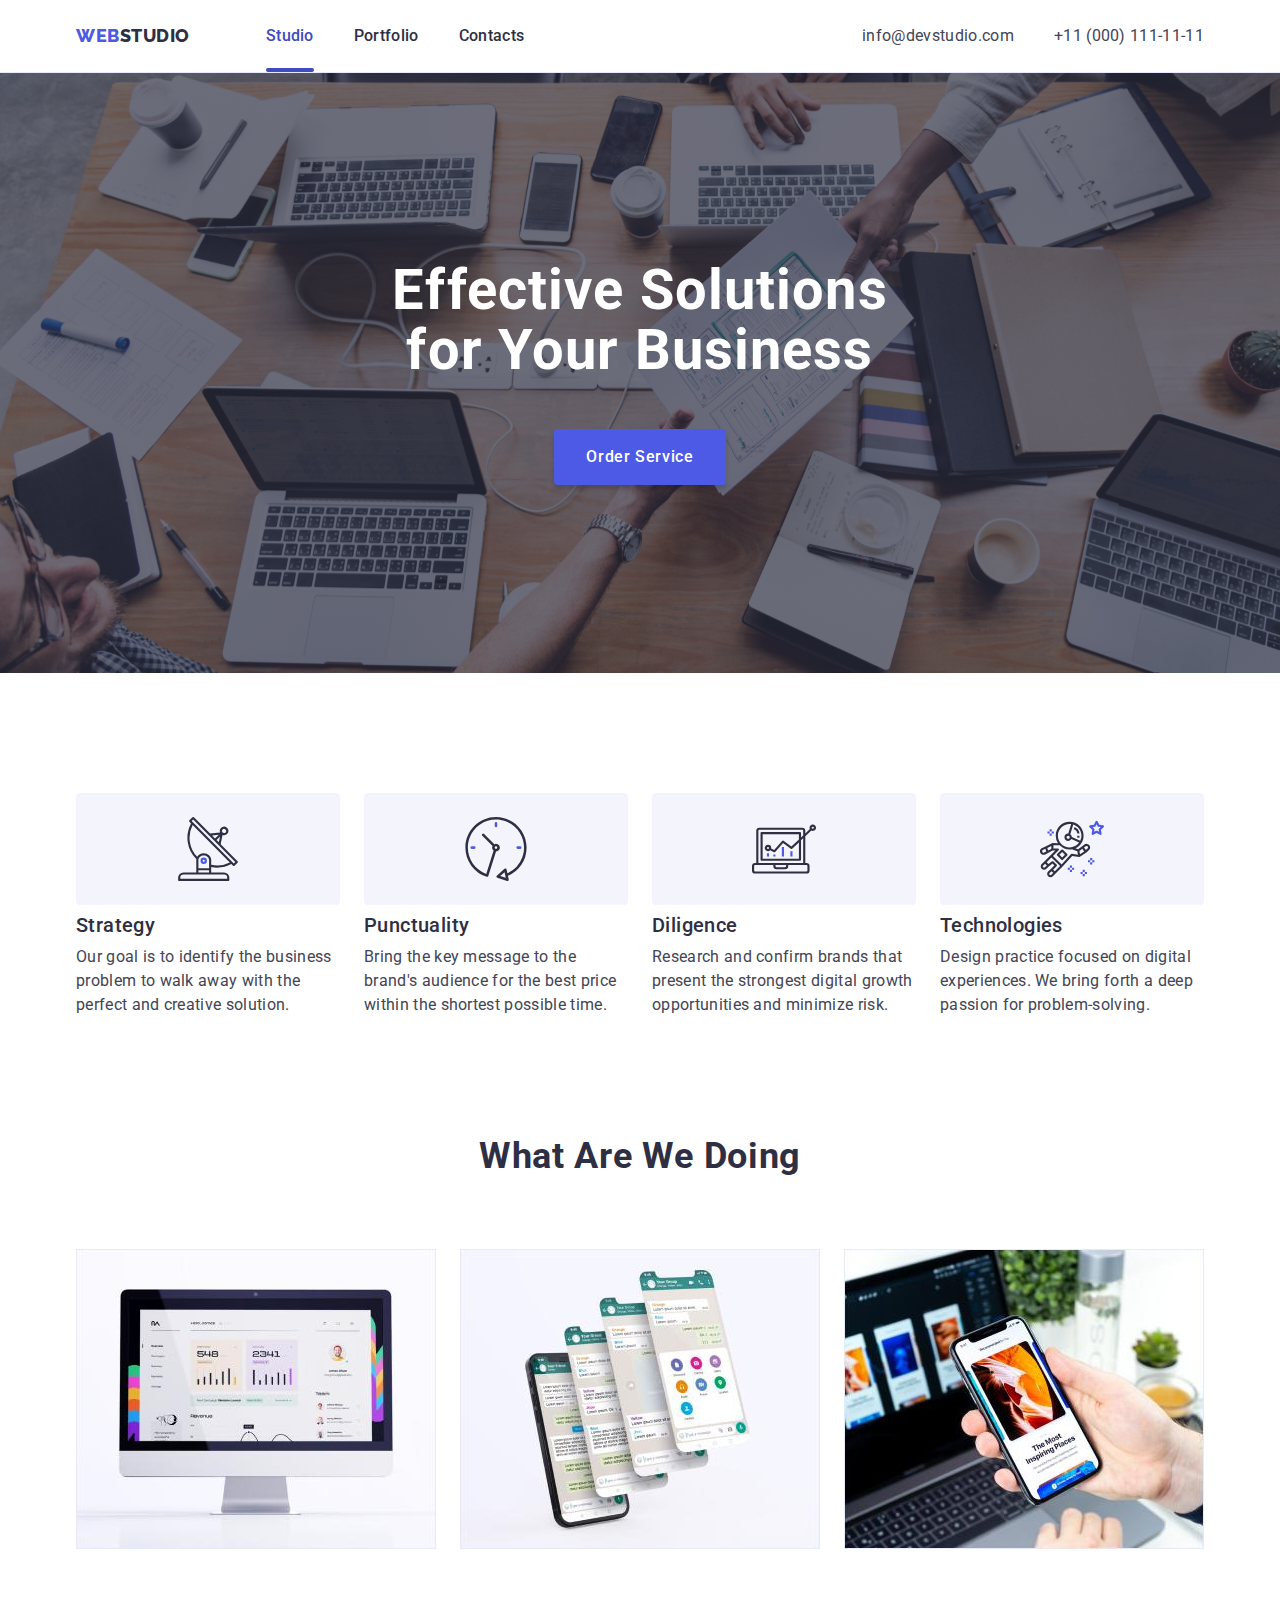
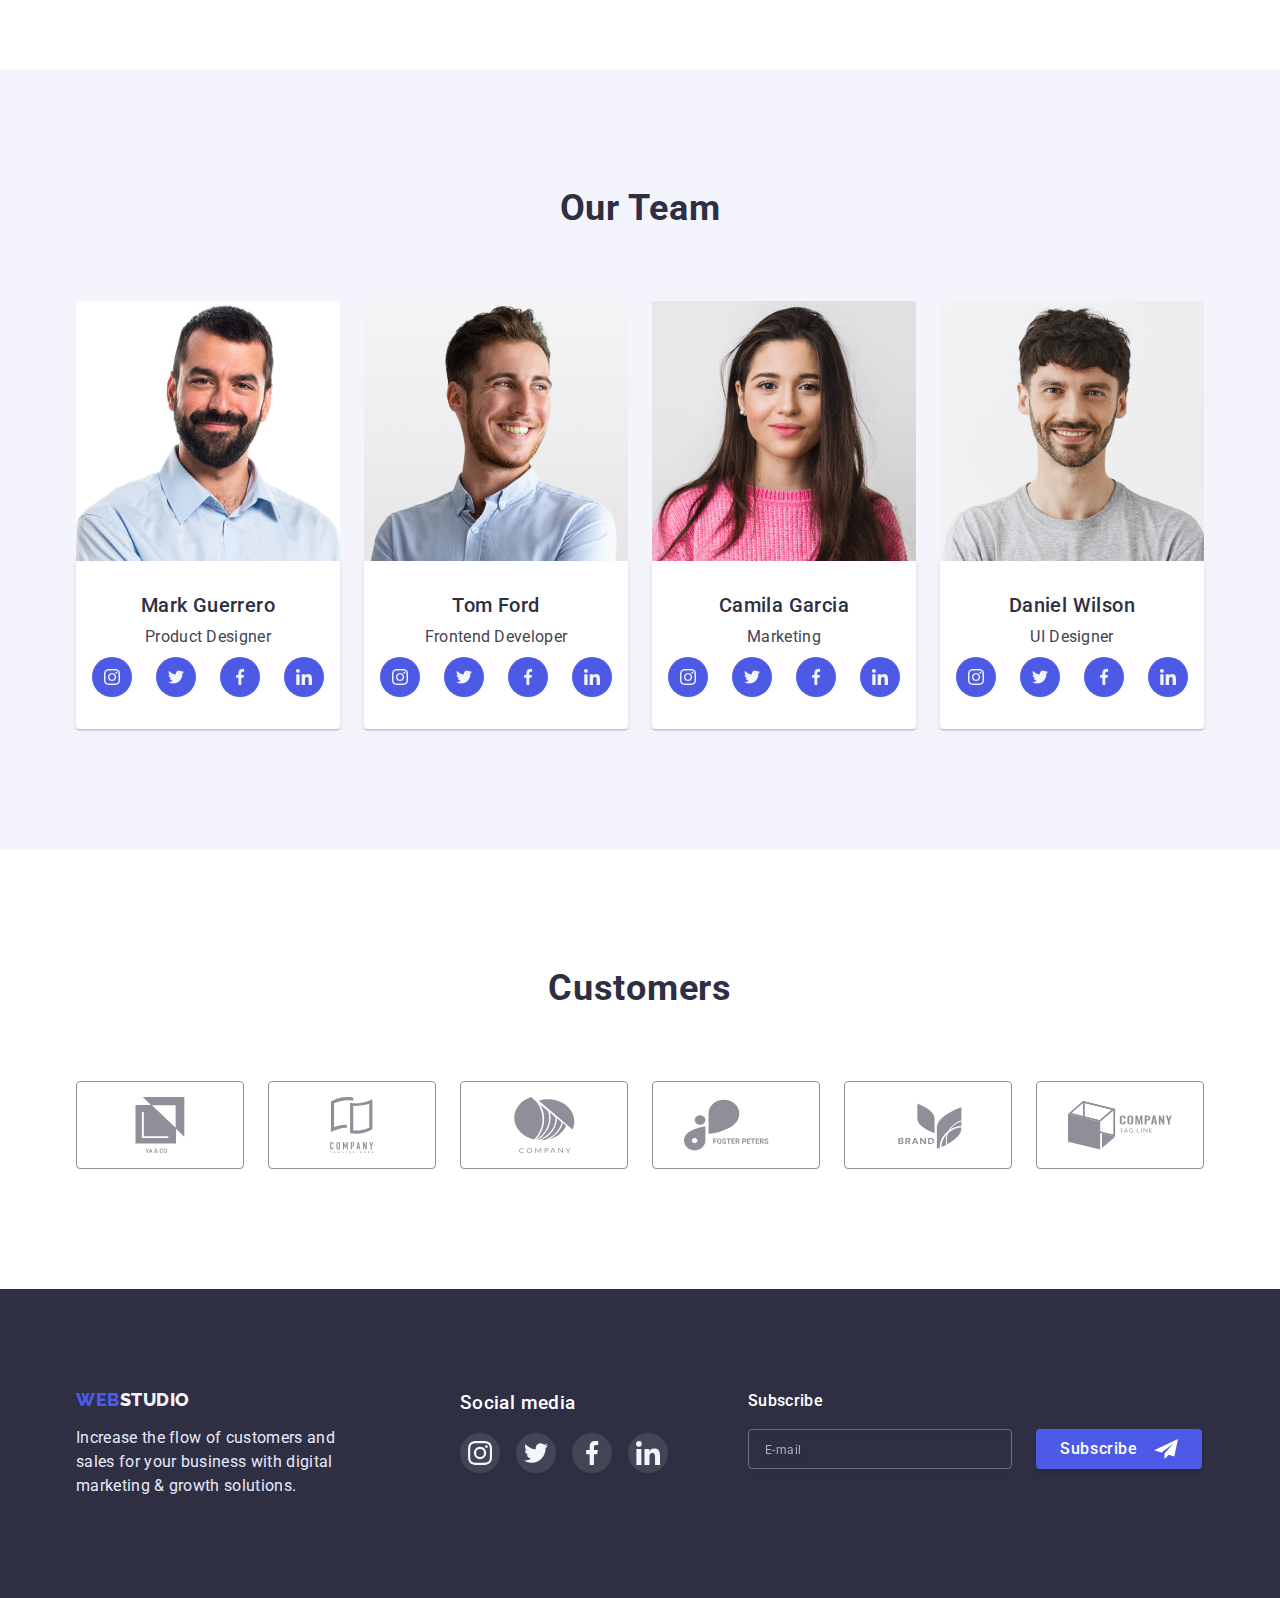
<file: index.html>
<!DOCTYPE html>
<html lang="en">
  <head>
    <meta charset="UTF-8" />
    <meta http-equiv="X-UA-Compatible" content="IE=edge" />
    <meta name="viewport" content="width=device-width, initial-scale=1.0" />
    <title>WebStudio</title>
    <link rel="preconnect" href="https://fonts.googleapis.com" />
    <link rel="preconnect" href="https://fonts.gstatic.com" crossorigin />
    <link
      href="https://fonts.googleapis.com/css2?family=Raleway:wght@800&family=Roboto:wght@400;500;700;900&display=swap"
      rel="stylesheet"
    />
    <link
      rel="stylesheet"
      href="https://cdn.jsdelivr.net/npm/modern-normalize@1.1.0/modern-normalize.min.css"
    />
    <link rel="stylesheet" href="./css/styles.css" />
  </head>
  <body>
    <!--HEADER-->
    <header class="page-header">
      <div class="container page-header-container">
        <nav class="page-nav">
          <a class="logo-link-header link" href="./index.html"
            ><span class="part-logo">Web</span>Studio</a
          >
          <ul class="menu list">
            <li class="menu-item">
              <a class="menu-link current link" href="./index.html">Studio</a>
            </li>
            <li class="menu-item">
              <a class="menu-link link" href="./portfolio.html">Portfolio</a>
            </li>
            <li class="menu-item">
              <a class="menu-link link" href="">Contacts</a>
            </li>
          </ul>
        </nav>
        <address>
          <ul class="contact-menu list">
            <li class="contact-item">
              <a class="contact-mail link" href="mailto:info@devstudio.com"
                >info@devstudio.com</a
              >
            </li>
            <li class="contact-item">
              <a class="contact-phone-number link" href="tel:+110001111111"
                >+11 (000) 111-11-11</a
              >
            </li>
          </ul>
        </address>
      </div>
    </header>
    <main>
      <!--HERO-->
      <section class="hero-section section">
        <div class="container">
          <h1 class="main-title">Effective Solutions for Your Business</h1>
          <button class="order-btn" type="button" data-modal-open>
            Order Service
          </button>
        </div>
      </section>
      <!--ADVANTAGES-->
      <section class="advanges-section">
        <div class="container">
          <h2 class="visually-hidden">Advantages</h2>
          <ul class="advantages-list list">
            <li class="advantages-item">
              <div class="advanges-section-images">
                <svg class="advanges-icon" width="64" height="64">
                  <use href="./images/sprite.svg#icon-antenna"></use>
                </svg>
              </div>
              <h3 class="section-subtitle">Strategy</h3>
              <p class="section-description">
                Our goal is to identify the business problem to walk away with
                the perfect and creative solution.
              </p>
            </li>
            <li class="advantages-item">
              <div class="advanges-section-images">
                <svg class="advanges-icon" width="64" height="64">
                  <use href="./images/sprite.svg#icon-clock"></use>
                </svg>
              </div>
              <h3 class="section-subtitle">Punctuality</h3>
              <p class="section-description">
                Bring the key message to the brand's audience for the best price
                within the shortest possible time.
              </p>
            </li>
            <li class="advantages-item">
              <div class="advanges-section-images">
                <svg class="advanges-icon" width="64" height="64">
                  <use href="./images/sprite.svg#icon-diagram"></use>
                </svg>
              </div>
              <h3 class="section-subtitle">Diligence</h3>
              <p class="section-description">
                Research and confirm brands that present the strongest digital
                growth opportunities and minimize risk.
              </p>
            </li>
            <li class="advantages-item">
              <div class="advanges-section-images">
                <svg class="advanges-icon" width="64" height="64">
                  <use href="./images/sprite.svg#icon-astronaut"></use>
                </svg>
              </div>
              <h3 class="section-subtitle">Technologies</h3>
              <p class="section-description">
                Design practice focused on digital experiences. We bring forth a
                deep passion for problem-solving.
              </p>
            </li>
          </ul>
        </div>
      </section>
      <!--OUR PROJECT-->
      <section class="project-section section">
        <div class="container">
          <h2 class="section-title">What are we doing</h2>
          <ul class="project-list list">
            <li class="project-item">
              <img
                src="./images/full-version-site.jpg"
                alt="Full version of the site"
                width="360"
                height="300"
              />
            </li>
            <li class="project-item">
              <img
                src="./images/mobile-version-site.jpg"
                alt="Mobile version of the site"
                width="360"
                height="300"
              />
            </li>
            <li class="project-item">
              <img
                src="./images/mobile-app.jpg"
                alt="Mobile application"
                width="360"
                height="300"
              />
            </li>
          </ul>
        </div>
      </section>
      <!--OUR TEAM-->
      <section class="team-section section">
        <div class="container">
          <h2 class="section-title">Our Team</h2>
          <ul class="workers-list list">
            <li class="about-worker-card">
              <img
                src="./images/mark-guerrero.jpg"
                alt="Worker Mark Guerrero"
                width="264"
                height="260"
              />
              <div class="worker-card-content-wrapper">
                <h3 class="section-subtitle-worker-card">Mark Guerrero</h3>
                <p class="section-description-worker-card">Product Designer</p>
                <ul class="social-list list">
                  <li class="social-list-item">
                    <a href="" class="social-list-link">
                      <svg class="social-list-icon" width="16" height="16">
                        <use href="./images/sprite.svg#icon-instagram"></use>
                      </svg>
                    </a>
                  </li>
                  <li class="social-list-item">
                    <a href="" class="social-list-link">
                      <svg class="social-list-icon" width="16" height="16">
                        <use href="./images/sprite.svg#icon-twitter"></use>
                      </svg>
                    </a>
                  </li>
                  <li class="social-list-item">
                    <a href="" class="social-list-link">
                      <svg class="social-list-icon" width="16" height="16">
                        <use href="./images/sprite.svg#icon-facebook"></use>
                      </svg>
                    </a>
                  </li>
                  <li class="social-list-item">
                    <a href="" class="social-list-link">
                      <svg class="social-list-icon" width="16" height="16">
                        <use href="./images/sprite.svg#icon-linkedin"></use>
                      </svg>
                    </a>
                  </li>
                </ul>
              </div>
            </li>
            <li class="about-worker-card">
              <img
                src="./images/tom-ford.jpg"
                alt="Worker Tom Ford"
                width="264"
                height="260"
              />
              <div class="worker-card-content-wrapper">
                <h3 class="section-subtitle-worker-card">Tom Ford</h3>
                <p class="section-description-worker-card">
                  Frontend Developer
                </p>
                <ul class="social-list list">
                  <li class="social-list-item">
                    <a href="" class="social-list-link">
                      <svg class="social-list-icon" width="16" height="16">
                        <use href="./images/sprite.svg#icon-instagram"></use>
                      </svg>
                    </a>
                  </li>
                  <li class="social-list-item">
                    <a href="" class="social-list-link">
                      <svg class="social-list-icon" width="16" height="16">
                        <use href="./images/sprite.svg#icon-twitter"></use>
                      </svg>
                    </a>
                  </li>
                  <li class="social-list-item">
                    <a href="" class="social-list-link">
                      <svg class="social-list-icon" width="16" height="16">
                        <use href="./images/sprite.svg#icon-facebook"></use>
                      </svg>
                    </a>
                  </li>
                  <li class="social-list-item">
                    <a href="" class="social-list-link">
                      <svg class="social-list-icon" width="16" height="16">
                        <use href="./images/sprite.svg#icon-linkedin"></use>
                      </svg>
                    </a>
                  </li>
                </ul>
              </div>
            </li>
            <li class="about-worker-card">
              <img
                src="./images/camila-garcia.jpg"
                alt="Worker Camila Garcia"
                width="264"
                height="260"
              />
              <div class="worker-card-content-wrapper">
                <h3 class="section-subtitle-worker-card">Camila Garcia</h3>
                <p class="section-description-worker-card">Marketing</p>
                <ul class="social-list list">
                  <li class="social-list-item">
                    <a href="" class="social-list-link">
                      <svg class="social-list-icon" width="16" height="16">
                        <use href="./images/sprite.svg#icon-instagram"></use>
                      </svg>
                    </a>
                  </li>
                  <li class="social-list-item">
                    <a href="" class="social-list-link">
                      <svg class="social-list-icon" width="16" height="16">
                        <use href="./images/sprite.svg#icon-twitter"></use>
                      </svg>
                    </a>
                  </li>
                  <li class="social-list-item">
                    <a href="" class="social-list-link">
                      <svg class="social-list-icon" width="16" height="16">
                        <use href="./images/sprite.svg#icon-facebook"></use>
                      </svg>
                    </a>
                  </li>
                  <li class="social-list-item">
                    <a href="" class="social-list-link">
                      <svg class="social-list-icon" width="16" height="16">
                        <use href="./images/sprite.svg#icon-linkedin"></use>
                      </svg>
                    </a>
                  </li>
                </ul>
              </div>
            </li>
            <li class="about-worker-card">
              <img
                src="./images/daniel-wilson.jpg"
                alt="Worker Daniel Wilson"
                width="264"
                height="260"
              />
              <div class="worker-card-content-wrapper">
                <h3 class="section-subtitle-worker-card">Daniel Wilson</h3>
                <p class="section-description-worker-card">UI Designer</p>
                <ul class="social-list list">
                  <li class="social-list-item">
                    <a href="" class="social-list-link">
                      <svg class="social-list-icon" width="16" height="16">
                        <use href="./images/sprite.svg#icon-instagram"></use>
                      </svg>
                    </a>
                  </li>
                  <li class="social-list-item">
                    <a href="" class="social-list-link">
                      <svg class="social-list-icon" width="16" height="16">
                        <use href="./images/sprite.svg#icon-twitter"></use>
                      </svg>
                    </a>
                  </li>
                  <li class="social-list-item">
                    <a href="" class="social-list-link">
                      <svg class="social-list-icon" width="16" height="16">
                        <use href="./images/sprite.svg#icon-facebook"></use>
                      </svg>
                    </a>
                  </li>
                  <li class="social-list-item">
                    <a href="" class="social-list-link">
                      <svg class="social-list-icon" width="16" height="16">
                        <use href="./images/sprite.svg#icon-linkedin"></use>
                      </svg>
                    </a>
                  </li>
                </ul>
              </div>
            </li>
          </ul>
        </div>
      </section>
      <!--CUSTOMERS-->
      <section class="customers-section section">
        <div class="container">
          <h2 class="section-title">Customers</h2>
          <ul class="customers-list list">
            <li class="customers-list-item">
              <a href="" class="customers-list-link">
                <svg class="customers-list-icon" width="104" height="56">
                  <use href="./images/sprite.svg#icon-logo-ya-co"></use>
                </svg>
              </a>
            </li>
            <li class="customers-list-item">
              <a href="" class="customers-list-link">
                <svg class="customers-list-icon" width="104" height="56">
                  <use
                    href="./images/sprite.svg#icon-logo-company-tag-line-here"
                  ></use>
                </svg>
              </a>
            </li>
            <li class="customers-list-item">
              <a href="" class="customers-list-link">
                <svg class="customers-list-icon" width="104" height="56">
                  <use href="./images/sprite.svg#icon-logo-company"></use>
                </svg>
              </a>
            </li>
            <li class="customers-list-item">
              <a href="" class="customers-list-link">
                <svg class="customers-list-icon" width="104" height="56">
                  <use href="./images/sprite.svg#icon-logo-foster-peters"></use>
                </svg>
              </a>
            </li>
            <li class="customers-list-item">
              <a href="" class="customers-list-link">
                <svg class="customers-list-icon" width="104" height="56">
                  <use href="./images/sprite.svg#icon-logo-brand"></use>
                </svg>
              </a>
            </li>
            <li class="customers-list-item">
              <a href="" class="customers-list-link">
                <svg class="customers-list-icon" width="104" height="56">
                  <use
                    href="./images/sprite.svg#icon-logo-company-tag-line"
                  ></use>
                </svg>
              </a>
            </li>
          </ul>
        </div>
      </section>
      <!--/CUSTOMERS-->
    </main>
    <!--FOOTER-->
    <footer class="page-footer">
      <div class="container-page-footer container">
        <div class="container-footer-description">
          <a class="logo-link-footer link" href="./index.html"
            ><span class="part-logo">Web</span>Studio
          </a>
          <p class="footer-description">
            Increase the flow of customers and sales for your business with
            digital marketing & growth solutions.
          </p>
        </div>
        <div class="container-social-media-list">
          <h3 class="title-container-social-list">Social media</h3>
          <ul class="social-media-list list">
            <li class="social-media-list-item">
              <a href="" class="social-media-list-link">
                <svg class="social-media-list-icon" width="24" height="24">
                  <use href="./images/sprite.svg#icon-instagram"></use>
                </svg>
              </a>
            </li>
            <li class="social-media-list-item">
              <a href="" class="social-media-list-link">
                <svg class="social-media-list-icon" width="24" height="24">
                  <use href="./images/sprite.svg#icon-twitter"></use>
                </svg>
              </a>
            </li>
            <li class="social-media-list-item">
              <a href="" class="social-media-list-link">
                <svg class="social-media-list-icon" width="24" height="24">
                  <use href="./images/sprite.svg#icon-facebook"></use>
                </svg>
              </a>
            </li>
            <li class="social-media-list-item">
              <a href="" class="social-media-list-link">
                <svg class="social-media-list-icon" width="24" height="24">
                  <use href="./images/sprite.svg#icon-linkedin"></use>
                </svg>
              </a>
            </li>
          </ul>
        </div>
        <div class="container-form-subscribe">
          <p class="user-subscribe">Subscribe</p>
          <form class="subscribe-form">
            <input
              type="email"
              placeholder="E-mail"
              name="user-email"
              class="subscribe-form-input"
              required
              pattern="[^([a-z0-9_-]+\.)*[a-z0-9_-]+@[a-z0-9_-]+(\.[a-z0-9_-]+)*\.[a-z]{2,6}$]"
              title="user@mail.com"
            />
            <button type="submit" class="subscribe-form-submit">
              Subscribe
              <span class="subscribe-icon-wrapper">
                <svg class="subscribe-form-submit-icon">
                  <use href="./images/sprite.svg#icon-frame"></use>
                </svg>
              </span>
            </button>
          </form>
        </div>
      </div>
    </footer>
    <div class="backdrop is-hidden" data-modal>
      <div class="modal">
        <button type="button" class="modal-close-btn" data-modal-close>
          <svg class="modal-close-btn-icon" width="8" height="8">
            <use href="./images/sprite.svg#icon-close-modal"></use>
          </svg>
        </button>
        <p class="action-user">Leave your contacts and we will call you back</p>
        <form class="modal-form">
          <label class="modal-form-field">
            <span class="modal-form-input-description">Name</span>
            <span class="modal-form-input-wrapper">
              <input
                type="text"
                name="user-name"
                class="modal-form-input"
                required
                pattern="^[a-zA-Zа-яА-ЯіІїЇ]+$"
                minlength="2"
              />
              <svg class="modal-form-input-icon">
                <use href="./images/sprite.svg#icon-person"></use>
              </svg>
            </span>
          </label>
          <label class="modal-form-field">
            <span class="modal-form-input-description">Phone</span>
            <span class="modal-form-input-wrapper">
              <input
                type="tel"
                name="user-phone"
                class="modal-form-input"
                required
                pattern="[0-9]{3}-[0-9]{3}-[0-9]{2}-[0-9]{2}"
                title="xxx-xxx-xx-xx"
              />
              <svg class="modal-form-input-icon">
                <use href="./images/sprite.svg#icon-phone"></use>
              </svg>
            </span>
          </label>
          <label class="modal-form-field">
            <span class="modal-form-input-description">Email</span>
            <span class="modal-form-input-wrapper">
              <input
                type="email"
                name="user-email"
                class="modal-form-input"
                required
                pattern="[^([a-z0-9_-]+\.)*[a-z0-9_-]+@[a-z0-9_-]+(\.[a-z0-9_-]+)*\.[a-z]{2,6}$]"
                title="user@mail.com"
              />
              <svg class="modal-form-input-icon">
                <use href="./images/sprite.svg#icon-email"></use>
              </svg>
            </span>
          </label>
          <label class="modal-form-field">
            <span class="modal-form-input-description">Comment</span>
            <textarea
              name="user-comment"
              class="modal-form-comment"
              placeholder="Text input"
            ></textarea>
          </label>
          <input
            id="user-policy"
            type="checkbox"
            name="user-policy"
            class="modal-form-check visually-hidden"
          />

          <label for="user-policy" class="modal-form-check-description">
            I accept the terms and conditions of the&nbsp;
            <a href="" class="modal-form-check-description-policy"
              >Privacy Policy</a
            >
          </label>
          <button type="submit" class="modal-form-submit">Send</button>
        </form>
      </div>
    </div>
    <script src="./js/modal.js"></script>
  </body>
</html>
</file>
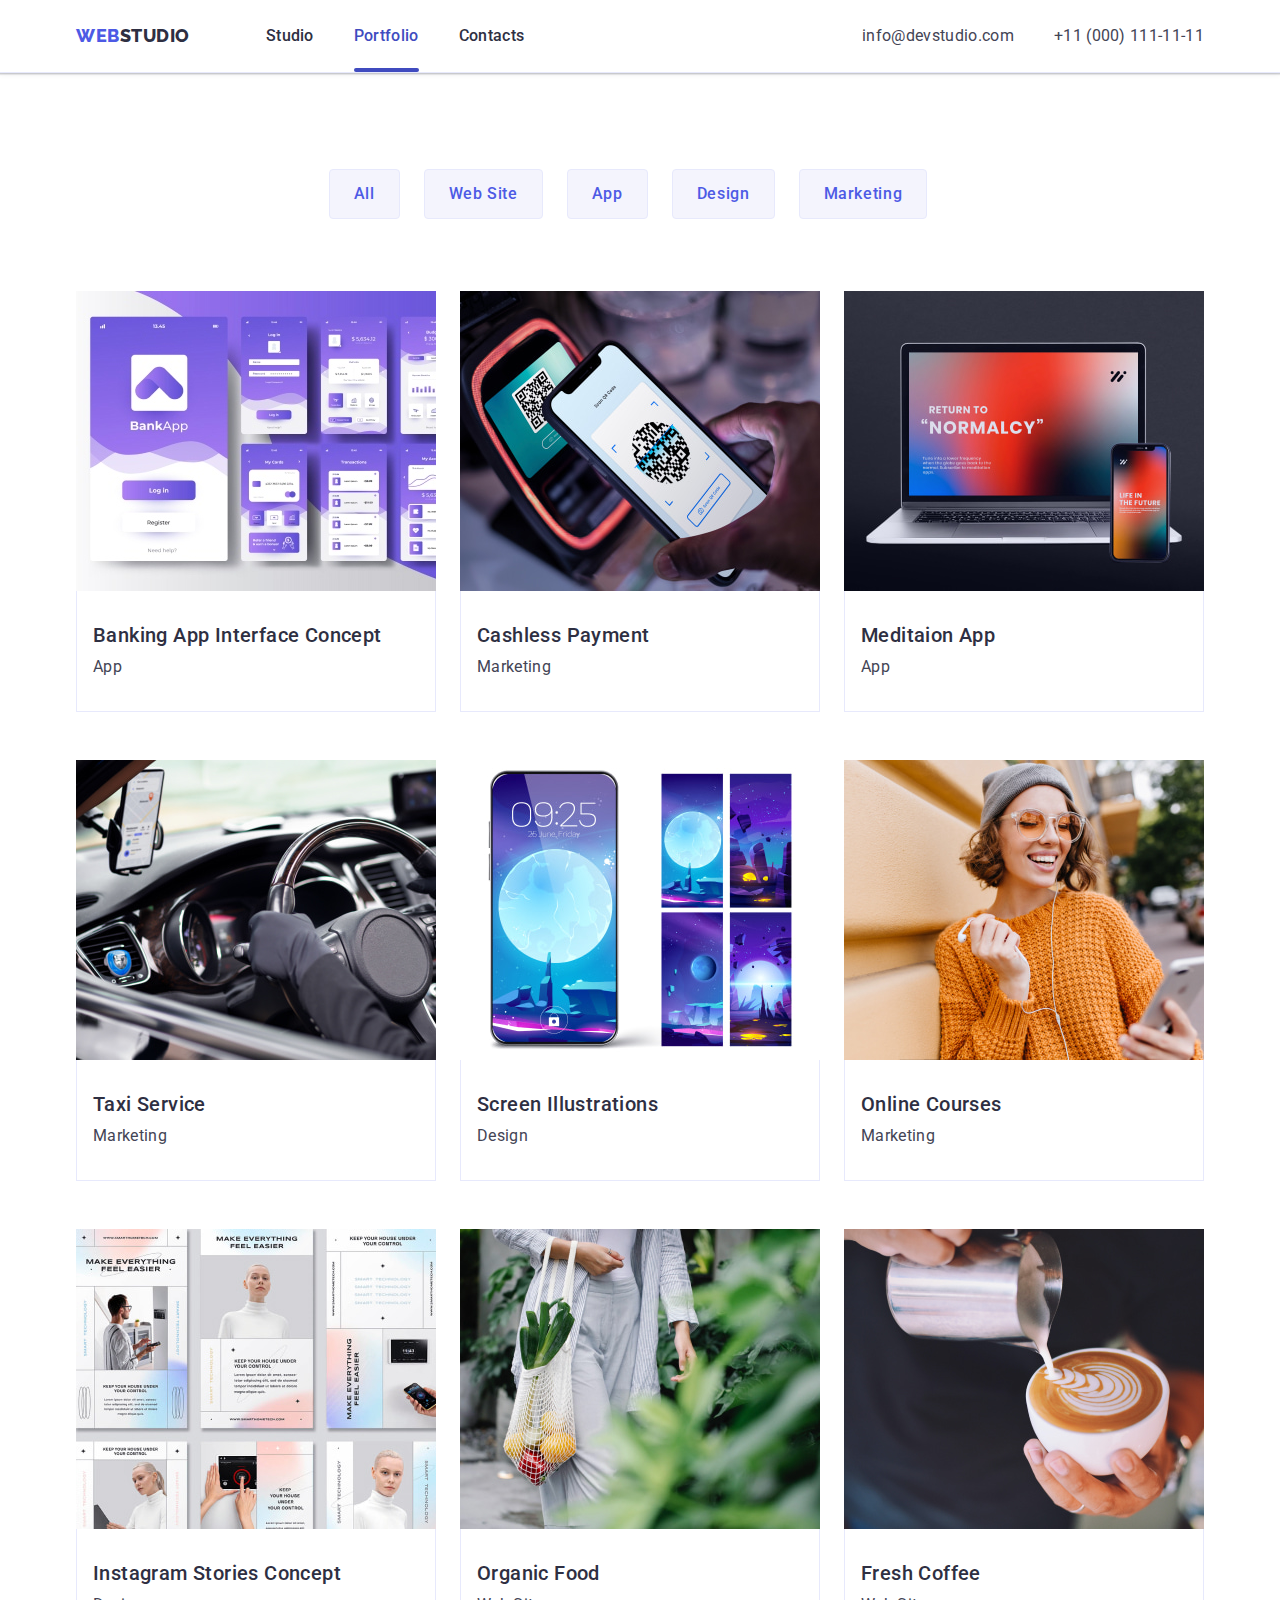
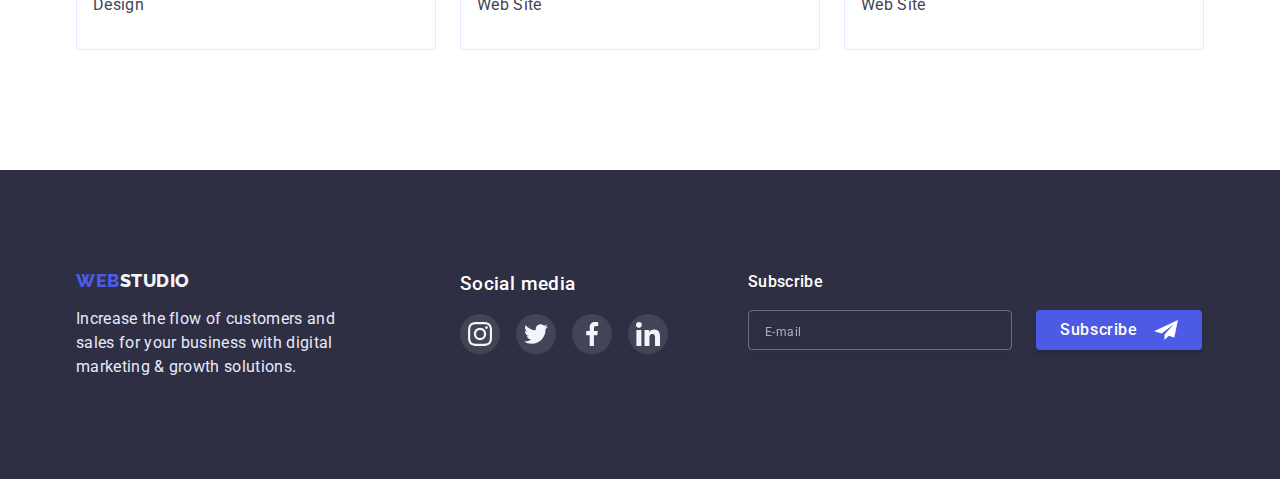
<file: portfolio.html>
<!DOCTYPE html>
<html lang="en">
  <head>
    <meta charset="UTF-8" />
    <meta http-equiv="X-UA-Compatible" content="IE=edge" />
    <meta name="viewport" content="width=device-width, initial-scale=1.0" />
    <title>Portfolio</title>
    <link rel="preconnect" href="https://fonts.googleapis.com" />
    <link rel="preconnect" href="https://fonts.gstatic.com" crossorigin />
    <link
      href="https://fonts.googleapis.com/css2?family=Raleway:wght@800&family=Roboto:wght@400;500;700;900&display=swap"
      rel="stylesheet"
    />
    <link
      rel="stylesheet"
      href="https://cdn.jsdelivr.net/npm/modern-normalize@1.1.0/modern-normalize.min.css"
    />
    <link rel="stylesheet" href="./css/styles.css" />
  </head>
  <body>
    <!--HEADER-->
    <header class="page-header">
      <div class="container page-header-container">
        <nav class="page-nav">
          <a class="logo-link-header link" href="./index.html"
            ><span class="part-logo">Web</span>Studio</a
          >
          <ul class="menu list">
            <li class="menu-item">
              <a class="menu-link link" href="./index.html">Studio</a>
            </li>
            <li class="menu-item">
              <a class="menu-link link current" href="./portfolio.html"
                >Portfolio</a
              >
            </li>
            <li class="menu-item">
              <a class="menu-link link" href="">Contacts</a>
            </li>
          </ul>
        </nav>
        <address>
          <ul class="contact-menu list">
            <li class="contact-item">
              <a class="contact-mail link" href="mailto:info@devstudio.com"
                >info@devstudio.com</a
              >
            </li>
            <li class="contact-item">
              <a class="contact-phone-number link" href="tel:+110001111111"
                >+11 (000) 111-11-11</a
              >
            </li>
          </ul>
        </address>
      </div>
    </header>
    <main>
      <!--HERO-->
      <section class="portfolio section">
        <div class="container">
          <h1 class="visually-hidden">Services</h1>
          <ul class="sort-buttons-list list">
            <li><button class="sort-item" type="button">All</button></li>
            <li><button class="sort-item" type="button">Web Site</button></li>
            <li><button class="sort-item" type="button">App</button></li>
            <li><button class="sort-item" type="button">Design</button></li>
            <li><button class="sort-item" type="button">Marketing</button></li>
          </ul>

          <ul class="services-list list">
            <li class="services-item">
              <a href="" class="services-list-link-wrapper link">
                <div class="services-list-img-wrapper">
                  <img
                    src="./images/banking-app-interface-concept.jpg"
                    alt="Banking App interface concept"
                    width="360"
                    height="300"
                  />
                  <p class="overlay">
                    14 Stylish and User-Friendly App Design Concepts · Task
                    Manager App · Calorie Tracker App · Exotic Fruit Ecommerce
                    App · Cloud Storage App
                  </p>
                </div>
                <div class="services-card-content">
                  <h2 class="section-subtitle">
                    Banking App Interface Concept
                  </h2>
                  <p class="section-description">App</p>
                </div>
              </a>
            </li>
            <li class="services-item">
              <a href="" class="services-list-link-wrapper link">
                <div class="services-list-img-wrapper">
                  <img
                    src="./images/cashless-payment.jpg"
                    alt="Cashless payment"
                    width="360"
                    height="300"
                  />
                  <p class="overlay">
                    14 Stylish and User-Friendly App Design Concepts · Task
                    Manager App · Calorie Tracker App · Exotic Fruit Ecommerce
                    App · Cloud Storage App
                  </p>
                </div>
                <div class="services-card-content">
                  <h2 class="section-subtitle">Cashless Payment</h2>
                  <p class="section-description">Marketing</p>
                </div>
              </a>
            </li>
            <li class="services-item">
              <a href="" class="services-list-link-wrapper link">
                <div class="services-list-img-wrapper">
                  <img
                    src="./images/meditation-app.jpg"
                    alt="Meditation App"
                    width="360"
                    height="300"
                  />
                  <p class="overlay">
                    14 Stylish and User-Friendly App Design Concepts · Task
                    Manager App · Calorie Tracker App · Exotic Fruit Ecommerce
                    App · Cloud Storage App
                  </p>
                </div>
                <div class="services-card-content">
                  <h2 class="section-subtitle">Meditaion App</h2>
                  <p class="section-description">App</p>
                </div>
              </a>
            </li>
            <li class="services-item">
              <a href="" class="services-list-link-wrapper link">
                <div class="services-list-img-wrapper">
                  <img
                    src="./images/taxi-service.jpg"
                    alt="Taxi service"
                    width="360"
                    height="300"
                  />
                  <p class="overlay">
                    14 Stylish and User-Friendly App Design Concepts · Task
                    Manager App · Calorie Tracker App · Exotic Fruit Ecommerce
                    App · Cloud Storage App
                  </p>
                </div>
                <div class="services-card-content">
                  <h2 class="section-subtitle">Taxi Service</h2>
                  <p class="section-description">Marketing</p>
                </div>
              </a>
            </li>
            <li class="services-item">
              <a href="" class="services-list-link-wrapper link">
                <div class="services-list-img-wrapper">
                  <img
                    src="./images/screen-illustrations.jpg"
                    alt="Screen illustrations"
                    width="360"
                    height="300"
                  />
                  <p class="overlay">
                    14 Stylish and User-Friendly App Design Concepts · Task
                    Manager App · Calorie Tracker App · Exotic Fruit Ecommerce
                    App · Cloud Storage App
                  </p>
                </div>
                <div class="services-card-content">
                  <h2 class="section-subtitle">Screen Illustrations</h2>
                  <p class="section-description">Design</p>
                </div>
              </a>
            </li>

            <li class="services-item">
              <a href="" class="services-list-link-wrapper link">
                <div class="services-list-img-wrapper">
                  <img
                    src="./images/online-courses.jpg"
                    alt="Online communication"
                    width="360"
                    height="300"
                  />
                  <p class="overlay">
                    14 Stylish and User-Friendly App Design Concepts · Task
                    Manager App · Calorie Tracker App · Exotic Fruit Ecommerce
                    App · Cloud Storage App
                  </p>
                </div>
                <div class="services-card-content">
                  <h2 class="section-subtitle">Online Courses</h2>
                  <p class="section-description">Marketing</p>
                </div>
              </a>
            </li>
            <li class="services-item">
              <a href="" class="services-list-link-wrapper link">
                <div class="services-list-img-wrapper">
                  <img
                    src="./images/insta-stories-concept.jpg"
                    alt="Instagram stories concept"
                    width="360"
                    height="300"
                  />
                  <p class="overlay">
                    14 Stylish and User-Friendly App Design Concepts · Task
                    Manager App · Calorie Tracker App · Exotic Fruit Ecommerce
                    App · Cloud Storage App
                  </p>
                </div>
                <div class="services-card-content">
                  <h2 class="section-subtitle">Instagram Stories Concept</h2>
                  <p class="section-description">Design</p>
                </div>
              </a>
            </li>
            <li class="services-item">
              <a href="" class="services-list-link-wrapper link">
                <div class="services-list-img-wrapper">
                  <img
                    src="./images/organic-food.jpg"
                    alt="Organic food"
                    width="360"
                    height="300"
                  />
                  <p class="overlay">
                    14 Stylish and User-Friendly App Design Concepts · Task
                    Manager App · Calorie Tracker App · Exotic Fruit Ecommerce
                    App · Cloud Storage App
                  </p>
                </div>
                <div class="services-card-content">
                  <h2 class="section-subtitle">Organic Food</h2>
                  <p class="section-description">Web Site</p>
                </div>
              </a>
            </li>
            <li class="services-item">
              <a href="" class="services-list-link-wrapper link">
                <div class="services-list-img-wrapper">
                  <img
                    src="./images/fresh-coffee.jpg"
                    alt="Coffee with milk"
                    width="360"
                    height="300"
                  />
                  <p class="overlay">
                    14 Stylish and User-Friendly App Design Concepts · Task
                    Manager App · Calorie Tracker App · Exotic Fruit Ecommerce
                    App · Cloud Storage App
                  </p>
                </div>
                <div class="services-card-content">
                  <h2 class="section-subtitle">Fresh Coffee</h2>
                  <p class="section-description">Web Site</p>
                </div>
              </a>
            </li>
          </ul>
        </div>
      </section>
    </main>
    <footer class="page-footer">
      <div class="container-page-footer container">
        <div class="container-footer-description">
          <a class="logo-link-footer link" href="./index.html"
            ><span class="part-logo">Web</span>Studio
          </a>
          <p class="footer-description">
            Increase the flow of customers and sales for your business with
            digital marketing & growth solutions.
          </p>
        </div>
        <div class="container-social-media-list">
          <h3 class="title-container-social-list">Social media</h3>
          <ul class="social-media-list list">
            <li class="social-media-list-item">
              <a href="" class="social-media-list-link">
                <svg class="social-media-list-icon" width="24" height="24">
                  <use href="./images/sprite.svg#icon-instagram"></use>
                </svg>
              </a>
            </li>
            <li class="social-media-list-item">
              <a href="" class="social-media-list-link">
                <svg class="social-media-list-icon" width="24" height="24">
                  <use href="./images/sprite.svg#icon-twitter"></use>
                </svg>
              </a>
            </li>
            <li class="social-media-list-item">
              <a href="" class="social-media-list-link">
                <svg class="social-media-list-icon" width="24" height="24">
                  <use href="./images/sprite.svg#icon-facebook"></use>
                </svg>
              </a>
            </li>
            <li class="social-media-list-item">
              <a href="" class="social-media-list-link">
                <svg class="social-media-list-icon" width="24" height="24">
                  <use href="./images/sprite.svg#icon-linkedin"></use>
                </svg>
              </a>
            </li>
          </ul>
        </div>
        <div class="container-form-subscribe">
          <p class="user-subscribe">Subscribe</p>
          <form class="subscribe-form">
            <input
              type="email"
              placeholder="E-mail"
              name="user-email"
              class="subscribe-form-input"
              required
              pattern="[^([a-z0-9_-]+\.)*[a-z0-9_-]+@[a-z0-9_-]+(\.[a-z0-9_-]+)*\.[a-z]{2,6}$]"
              title="user@mail.com"
            />
            <button type="submit" class="subscribe-form-submit">
              Subscribe
              <span class="subscribe-icon-wrapper">
                <svg class="subscribe-form-submit-icon">
                  <use href="./images/sprite.svg#icon-frame"></use>
                </svg>
              </span>
            </button>
          </form>
        </div>
      </div>
    </footer>
  </body>
</html>
</file>
<file: css/styles.css>
:root {
  --primary-font: "Roboto", sans-serif;
  --secondary-font: "Raleway", sans-serif;
  --page-header-color: #e7e9fc;
  --primary-color-theme-page: #ffffff;
  --secondary-color-theme-page: #2e2f42;
  --theme-section: #f4f4fd;
  --accent-color: #404bbf;
  --primary-text-color-theme-dark: #ffffff;
  --primary-text-color-theme-light: #2e2f42;
  --secondary-text-color-theme-dark: #e7e9fc;
  --secondary-text-color-theme-light: #434455;
  --primary-text-color-logo: #4d5ae5;
  --icon-color-theme-light: #2e2f42;
  --transition-duration-and-funct: 250ms cubic-bezier(0.4, 0, 0.2, 1);
  --accent-color-label-modal-form: #4d5ae5;
}

h1,
h2,
h3,
h4,
h5,
h6,
p {
  margin-top: 0;
  margin-bottom: 0;
}

ul,
ol {
  margin-top: 0;
  margin-bottom: 0;
  padding-left: 0;
}

img {
  display: block;
}
button {
  cursor: pointer;
  border: none;
}

.list {
  list-style: none;
}
.link {
  text-decoration: none;
}
body {
  font-family: var(--primary-font);
  background-color: var(--primary-color-theme-page);
  font-size: 16px;
}
.container {
  width: 1158px;
  margin-left: auto;
  margin-right: auto;
  padding-left: 15px;
  padding-right: 15px;
}

.section {
  padding-top: 120px;
  padding-bottom: 120px;
}

/* ==============COMPONENTS============== */

.visually-hidden {
  position: absolute;
  width: 1px;
  height: 1px;
  margin: -1px;
  border: 0;
  padding: 0;
  white-space: nowrap;
  clip-path: inset(100%);
  clip: rect(0 0 0 0);
  overflow: hidden;
}

.section-subtitle {
  font-weight: 500;
  font-size: 20px;
  line-height: 1.2;
  letter-spacing: 0.02em;
  margin-bottom: 8px;

  color: var(--primary-text-color-theme-light);
}

.section-title {
  font-size: 36px;
  line-height: 1.11;
  text-align: center;
  letter-spacing: 0.02em;
  text-transform: capitalize;
  margin-bottom: 72px;
  color: var(--primary-text-color-theme-light);
}

.section-description {
  line-height: 1.5;
  letter-spacing: 0.02em;

  color: var(--secondary-text-color-theme-light);
}

.part-logo {
  font-family: var(--secondary-font);
  color: var(--primary-text-color-logo);
}

/* ==============/COMPONENTS============== */

/* ==============HEADER============== */

.page-header {
  border-bottom: 1px solid #e7e9fc;
  padding-top: 24px;
  padding-bottom: 24px;
  box-shadow: 0px 2px 1px rgba(46, 47, 66, 0.08),
    0px 1px 1px rgba(46, 47, 66, 0.16), 0px 1px 6px rgba(46, 47, 66, 0.08);
}

.page-header-container {
  display: flex;
  align-items: center;
  justify-content: space-between;
}

.page-nav {
  display: flex;
  align-items: center;
}

.menu {
  display: flex;
  align-items: center;
}

.menu-item:not(:last-child) {
  margin-right: 40px;
}

.contact-menu {
  display: flex;
  align-items: center;
}

.contact-item:not(:last-child) {
  margin-right: 40px;
}

.logo-link-header {
  font-family: var(--secondary-font);
  font-style: normal;
  font-weight: 800;
  font-size: 18px;
  line-height: 1.33;
  display: flex;
  align-items: center;
  letter-spacing: 0.03em;
  text-transform: uppercase;
  margin-right: 76px;

  color: var(--primary-text-color-theme-light);
}

.menu-link {
  position: relative;
  display: block;
  text-align: center;
  font-weight: 500;
  line-height: 1.5;
  letter-spacing: 0.02em;
  transition: color var(--transition-duration-and-funct);
  color: var(--primary-text-color-theme-light);
}

.menu .menu-link.current {
  color: var(--accent-color);
}

.menu-link.current::after {
  position: absolute;
  display: block;
  content: "";
  width: 100%;
  height: 4px;
  background-color: var(--accent-color);
  border-radius: 2px;
  bottom: -24px;
  opacity: 1;
  transition: var(--transition-duration-and-funct);
}

.menu-link::after {
  position: absolute;
  display: block;
  content: "";
  width: 100%;
  height: 4px;
  background-color: var(--accent-color);
  border-radius: 2px;
  bottom: -24px;
  opacity: 0;
  transition: var(--transition-duration-and-funct);
}

.menu-link:hover::after {
  opacity: 1;
}

.menu-link:hover,
.menu-link:focus {
  color: var(--accent-color);
}

.contact-mail {
  font-style: normal;
  line-height: 1.5;
  letter-spacing: 0.02em;
  transition: color var(--transition-duration-and-funct);

  color: var(--secondary-text-color-theme-light);
}

.contact-phone-number {
  font-style: normal;
  line-height: 1.5;
  letter-spacing: 0.02em;
  transition: color var(--transition-duration-and-funct);

  color: var(--secondary-text-color-theme-light);
}

.contact-mail:hover,
.contact-mail:focus {
  color: var(--accent-color);
}

.contact-phone-number:hover,
.contact-phone-number:focus {
  color: var(--accent-color);
}

/* ==============/HEADER============== */

/* ==============HERO============== */
.main-title {
  max-width: 496px;
  margin: 0 auto 48px;
  text-align: center;
  font-size: 56px;
  line-height: 1.07;
  letter-spacing: 0.02em;

  color: var(--primary-text-color-theme-dark);
}

.hero-section {
  text-align: center;
  padding: 188px 0;
  background-image: linear-gradient(
      rgba(46, 47, 66, 0.7),
      rgba(46, 47, 66, 0.7)
    ),
    url("../images/people-office.jpg");
  max-width: 1440px;
  margin: 0 auto;
  background-size: cover;
}

.order-btn {
  padding-top: 16px;
  padding-bottom: 16px;
  padding-left: 32px;
  padding-right: 32px;
  font-weight: 500;
  line-height: 1.5;
  align-items: center;
  letter-spacing: 0.04em;
  border-radius: 4px;
  outline: none;
  transition: background var(--transition-duration-and-funct),
    box-shadow var(--transition-duration-and-funct),
    color var(--transition-duration-and-funct);

  background: #4d5ae5;
  box-shadow: 0px 4px 4px rgba(0, 0, 0, 0.15);
  color: var(--primary-text-color-theme-dark);
}

.order-btn:hover,
.order-btn:focus {
  background: #404bbf;
  box-shadow: 0px 4px 4px rgba(0, 0, 0, 0.15);
  border-radius: 4px;
}
/* ==============/HERO============== */

/* ==============ADVANTAGES============== */

.advanges-section {
  padding-top: 120px;
}

.advantages-list {
  display: flex;
  flex-wrap: wrap;
  gap: 24px;
}

.advantages-item {
  flex-basis: calc((100% - 72px) / 4);
}

.advanges-section-images {
  display: flex;
  justify-content: center;
  align-items: center;
  margin-bottom: 8px;
  width: 264px;
  height: 112px;
  background: #f4f4fd;
  border-radius: 4px;
}

/* ==============/ADVANTAGES============== */

/* ==============/OUR PROJECT============== */

.project-list {
  display: flex;
  flex-wrap: wrap;
}

.project-item:not(:nth-child(3n)) {
  margin-right: 24px;
}
/* ==============/OUR PROJECT============== */

/* ==============OUR TEAM============== */
.team-section {
  background: var(--theme-section);
}

.workers-list {
  display: flex;
  flex-wrap: wrap;
  gap: 24px;
}

.about-worker-card {
  flex-basis: calc((100% - 72px) / 4);
}

.section-subtitle-worker-card {
  font-weight: 500;
  font-size: 20px;
  line-height: 1.2;
  letter-spacing: 0.02em;
  color: var(--primary-text-color-theme-light);
  justify-content: center;
  margin-bottom: 8px;
}

.section-description-worker-card {
  line-height: 1.5;
  letter-spacing: 0.02em;
  color: var(--secondary-text-color-theme-light);
  justify-content: center;
}

.worker-card-content-wrapper {
  padding-top: 32px;
  padding-bottom: 32px;
  background: #ffffff;
  box-shadow: 0px 1px 6px rgba(46, 47, 66, 0.08),
    0px 1px 1px rgba(46, 47, 66, 0.16), 0px 2px 1px rgba(46, 47, 66, 0.08);
  border-radius: 0px 0px 4px 4px;
  text-align: center;
  border-top: none;
}

.social-list {
  display: flex;
  justify-content: center;
  gap: 24px;
  margin-top: 8px;
}

.social-list-link {
  display: flex;
  justify-content: center;
  align-items: center;
  width: 40px;
  height: 40px;
  border-radius: 50%;
  background-color: var(--primary-text-color-logo);
  transition: background-color var(--transition-duration-and-funct);
}
.social-list-icon {
  fill: #f4f4fd;
  transition: fill var(--transition-duration-and-funct);
}

.social-list-link:hover,
.social-list-link:focus {
  background-color: var(--accent-color);
}
/* ==============/OUR TEAM============== */

/* ==============/CUSTOMERS============== */
.customers-list {
  display: flex;
  justify-content: center;
  gap: 24px;
  margin-top: 72px;
}

.customers-list-link {
  display: flex;
  justify-content: center;
  align-items: center;
  width: 168px;
  height: 88px;
  border: 1px solid #8e8f99;
  border-radius: 4px;
  transition: border var(--transition-duration-and-funct);
}

.customers-list-link:hover,
.customers-list-link:focus {
  border: 1px solid var(--accent-color);
}

.customers-list-icon {
  fill: #8e8f99;
  transition: fill var(--transition-duration-and-funct);
}

.customers-list-link:hover .customers-list-icon,
.customers-list-link:focus .customers-list-icon {
  fill: var(--accent-color);
}

/* ==============/CUSTOMERS============== */

/* ==============PORTFOLIO============== */

.portfolio {
  padding-top: 96px;
}

.sort-buttons-list {
  display: flex;
  align-items: center;
  justify-content: center;
  margin-bottom: 72px;
}

.sort-item {
  background: #f4f4fd;
  border: 1px solid #e7e9fc;
  border-radius: 4px;
  font-family: var(--primary-font);
  font-weight: 500;
  line-height: 1.5;
  display: flex;
  align-items: center;
  text-align: center;
  letter-spacing: 0.04em;

  padding-top: 12px;
  padding-bottom: 12px;
  padding-left: 24px;
  padding-right: 24px;
  margin-right: 24px;
  transition: background var(--transition-duration-and-funct),
    box-shadow var(--transition-duration-and-funct),
    border var(--transition-duration-and-funct),
    color var(--transition-duration-and-funct);

  color: #4d5ae5;
}

.sort-item:hover,
.sort-item:focus {
  background: #404bbf;
  box-shadow: 0px 3px 1px rgba(0, 0, 0, 0.1), 0px 2px 1px rgba(0, 0, 0, 0.08),
    0px 2px 2px rgba(0, 0, 0, 0.12);
  border: 1px solid #404bbf;
  border-radius: 4px;
  color: #ffffff;
}

.services-list {
  display: flex;
  flex-wrap: wrap;
  gap: 48px 24px;
}

.services-item {
  flex-basis: calc((100% - 72px) / 3);
  cursor: pointer;
  transition: box-shadow var(--transition-duration-and-funct);
}

.services-item:hover,
.services-item:focus {
  box-shadow: 0px 1px 6px rgba(46, 47, 66, 0.08),
    0px 1px 1px rgba(46, 47, 66, 0.16), 0px 2px 1px rgba(46, 47, 66, 0.08);
}

.services-card-content {
  padding-top: 32px;
  padding-bottom: 32px;
  padding-left: 16px;
  border: 1px solid #e7e9fc;
  border-top: none;
}

.overlay {
  position: absolute;
  left: 0;
  top: 0;
  width: 100%;
  height: 100%;
  overflow: auto;
  transform: translate(0, 100%);
  transition: transform var(--transition-duration-and-funct);
  padding-top: 40px;
  padding-bottom: 40px;
  padding-left: 32px;
  padding-right: 32px;
  line-height: 1.5;
  letter-spacing: 0.02em;
  color: #f4f4fd;
  background-color: #4d5ae5;
}

.services-list-link-wrapper {
  display: block;
}

.services-list-img-wrapper {
  overflow: hidden;
  position: relative;
}

.services-list-link-wrapper:hover .overlay,
.services-list-link-wrapper:focus .overlay {
  transform: translate(0, 0);
}

/* ==============/PORTFOLIO============== */

/* ==============FOOTER============== */
.logo-link-footer {
  font-family: var(--secondary-font);
  font-style: normal;
  font-weight: 800;
  font-size: 18px;
  line-height: 1.17;
  align-items: center;
  letter-spacing: 0.03em;
  text-transform: uppercase;
  margin-bottom: 16px;
  display: block;

  color: #f4f4fd;
}

.page-footer {
  background: var(--secondary-color-theme-page);
  padding-top: 100px;
  padding-bottom: 100px;
}

.footer-description {
  line-height: 1.5;
  letter-spacing: 0.02em;
  max-width: 264px;

  color: var(--secondary-text-color-theme-dark);
}

.container-page-footer {
  display: flex;
}

.container-social-media-list {
  margin-left: 120px;
}

.title-container-social-list {
  font-weight: 500;
  line-height: 1.5;
  letter-spacing: 0.02em;
  color: var(--primary-text-color-theme-dark);
}

.social-media-list-link {
  display: flex;
  justify-content: center;
  align-items: center;
  width: 40px;
  height: 40px;
  border-radius: 50%;
  background-color: rgba(255, 255, 255, 0.1);
  transition: background-color var(--transition-duration-and-funct);
}

.social-media-list {
  display: flex;
  justify-content: center;
  gap: 16px;
  margin-top: 16px;
}

.social-media-list-icon {
  fill: #f4f4fd;
}

.social-media-list-link:hover,
.social-media-list-link:focus {
  background-color: #31d0aa;
}

.subscribe-form {
  display: flex;
}

.container-form-subscribe {
  margin-left: 80px;
}

.user-subscribe {
  font-weight: 500;
  line-height: 1.5;
  letter-spacing: 0.02em;
  color: var(--primary-text-color-theme-dark);
  margin-bottom: 16px;
}

.subscribe-form-input {
  width: 264px;
  height: 40px;
  background-color: transparent;
  border: 1px solid rgba(255, 255, 255, 0.3);
  filter: drop-shadow(0px 4px 4px rgba(0, 0, 0, 0.15));
  border-radius: 4px;
  color: var(--primary-text-color-theme-dark);
  outline: none;
  padding-left: 16px;
}

.subscribe-form-input::placeholder {
  font-size: 12px;
  line-height: 2;
  align-items: center;
  letter-spacing: 0.04em;
  color: rgba(255, 255, 255, 0.6);
  padding-top: 8px;
  padding-bottom: 8px;
}

.subscribe-form-submit {
  display: flex;
  justify-content: center;
  align-items: center;
  min-width: 165px;
  align-self: center;
  padding-top: 8px;
  padding-bottom: 8px;
  padding-left: 24px;
  padding-right: 24px;
  font-weight: 500;
  line-height: 1.5;
  letter-spacing: 0.04em;
  border-radius: 4px;
  outline: none;
  margin-left: 24px;
  transition: background var(--transition-duration-and-funct),
    box-shadow var(--transition-duration-and-funct),
    color var(--transition-duration-and-funct);

  background: #4d5ae5;
  box-shadow: 0px 4px 4px rgba(0, 0, 0, 0.15);
  color: var(--primary-text-color-theme-dark);
}

.subscribe-form-submit:hover,
.subscribe-form-submit:focus {
  background: #404bbf;
  box-shadow: 0px 4px 4px rgba(0, 0, 0, 0.15);
  border-radius: 4px;
}

.subscribe-form-submit-icon {
  transform: translateY(-50%);
  width: 24px;
  height: 24px;
}

.subscribe-icon-wrapper {
  margin-left: 16px;
  height: 0;
}

/* ==============/FOOTER============== */

/* ==============MODAL WINDOW============== */

.backdrop {
  position: fixed;
  z-index: 100;
  top: 0;
  left: 0;
  width: 100%;
  height: 100%;
  background-color: rgba(46, 47, 66, 0.4);
  transition: opacity var(--transition-duration-and-funct),
    visibility var(--transition-duration-and-funct);
}

.backdrop.is-hidden {
  opacity: 0;
  visibility: hidden;
  pointer-events: none;
}

.modal {
  position: absolute;
  top: 50%;
  left: 50%;
  transform: translate(-50%, -50%);
  width: 408px;
  min-height: 576px;
  background-color: #fcfcfc;
  box-shadow: 0px 1px 1px rgba(0, 0, 0, 0.14), 0px 1px 3px rgba(0, 0, 0, 0.12),
    0px 2px 1px rgba(0, 0, 0, 0.2);
  border-radius: 4px;
  padding: 70px 24px 24px;
}

.modal-close-btn {
  position: absolute;
  top: 10px;
  right: 10px;
  display: flex;
  justify-content: center;
  align-items: center;
  width: 24px;
  height: 24px;
  border-radius: 50%;
  background-color: #e7e9fc;
  border: 1px solid rgba(0, 0, 0, 0.1);
  padding: 0;
  transition: border-color var(--transition-duration-and-funct),
    background-color var(--transition-duration-and-funct);
}

.modal-close-btn:hover,
.modal-close-btn:focus {
  border-color: var(--accent-color);
  background-color: var(--accent-color);
}

.modal-close-btn-icon {
  transition: fill var(--transition-duration-and-funct);
}

.modal-close-btn:hover .modal-close-btn-icon,
.modal-close-btn:focus .modal-close-btn-icon {
  fill: #ffffff;
}

/* ==============/MODAL WINDOW============== */
/* ==============MODAL FORM============== */

.action-user {
  font-weight: 500;
  line-height: 1.5;
  letter-spacing: 0.02em;
  text-align: center;
  color: var(--primary-text-color-theme-light);
}

.modal-form {
  margin-top: 16px;
  display: flex;
  flex-direction: column;
}

.modal-form-input {
  width: 100%;
  height: 40px;
  border: 1px solid rgba(33, 33, 33, 0.2);
  border-radius: 4px;
  padding-left: 38px;
  color: var(--primary-text-color-theme-light);
  transition: border-color var(--transition-duration-and-funct);
}

.modal-form-input-description {
  display: block;
  margin-bottom: 4px;
  font-size: 12px;
  line-height: 1.3;
  letter-spacing: 0.04em;
  color: #8e8f99;
}

.modal-form-field {
  margin-bottom: 8px;
}

.modal-form-input-wrapper {
  display: block;
  position: relative;
}

.modal-form-input-icon {
  position: absolute;
  width: 18px;
  height: 24px;
  left: 16px;
  top: 50%;
  transform: translateY(-50%);
  fill: var(--icon-color-theme-light);
  transition: fill var(--transition-duration-and-funct);
}

.modal-form-input:focus {
  outline: none;
  border-color: var(--accent-color-label-modal-form);
}

.modal-form-input:focus + .modal-form-input-icon {
  fill: var(--accent-color-label-modal-form);
}

.modal-form-comment {
  display: block;
  resize: none;
  padding: 8px 16px;
  width: 100%;
  height: 120px;
  border: 1px solid rgba(33, 33, 33, 0.2);
  border-radius: 4px;
  color: var(--primary-text-color-theme-light);
  transition: border-color var(--transition-duration-and-funct);
}

.modal-form-comment:focus {
  outline: none;
  border-color: var(--accent-color-label-modal-form);
}

.modal-form-comment::placeholder {
  color: rgba(117, 117, 117, 0.5);
  font-size: 12px;
  line-height: 1.3;
  letter-spacing: 0.04em;
}

.modal-form-check-description::before {
  width: 16px;
  height: 16px;
  border: 1.25px solid #2e2f42;
  border-radius: 2px;
  cursor: pointer;
  margin-right: 8px;
  display: block;
  content: "";
  transition: background-color var(--transition-duration-and-funct),
    border var(--transition-duration-and-funct),
    background-image var(--transition-duration-and-funct);
}

.modal-form-check-description {
  display: flex;
  align-items: center;
  font-size: 12px;
  line-height: 1.3;
  letter-spacing: 0.04em;
  color: #757575;
  margin-bottom: 24px;
}

.modal-form-check:checked + .modal-form-check-description::before {
  background-image: url(../images/check-fake.svg);
  background-position: 50%;
  background-size: 10px 8px;
  background-repeat: no-repeat;
  background-color: var(--accent-color);
  border: var(--accent-color);
}

.modal-form-check:focus + .modal-form-check-description::before {
  border-color: var(--accent-color);
}

.modal-form-check-description-policy {
  color: var(--accent-color-label-modal-form);
}

.modal-form-submit {
  min-width: 169px;
  align-self: center;
  padding-top: 16px;
  padding-bottom: 16px;
  padding-left: 32px;
  padding-right: 32px;
  font-weight: 500;
  line-height: 1.5;
  letter-spacing: 0.04em;
  border-radius: 4px;
  outline: none;
  transition: background var(--transition-duration-and-funct),
    box-shadow var(--transition-duration-and-funct),
    color var(--transition-duration-and-funct);

  background: #4d5ae5;
  box-shadow: 0px 4px 4px rgba(0, 0, 0, 0.15);
  color: var(--primary-text-color-theme-dark);
}

.modal-form-submit:hover,
.modal-form-submit:focus {
  background: #404bbf;
  box-shadow: 0px 4px 4px rgba(0, 0, 0, 0.15);
  border-radius: 4px;
}
/* ==============MODAL FORM============== */ ;
</file>
